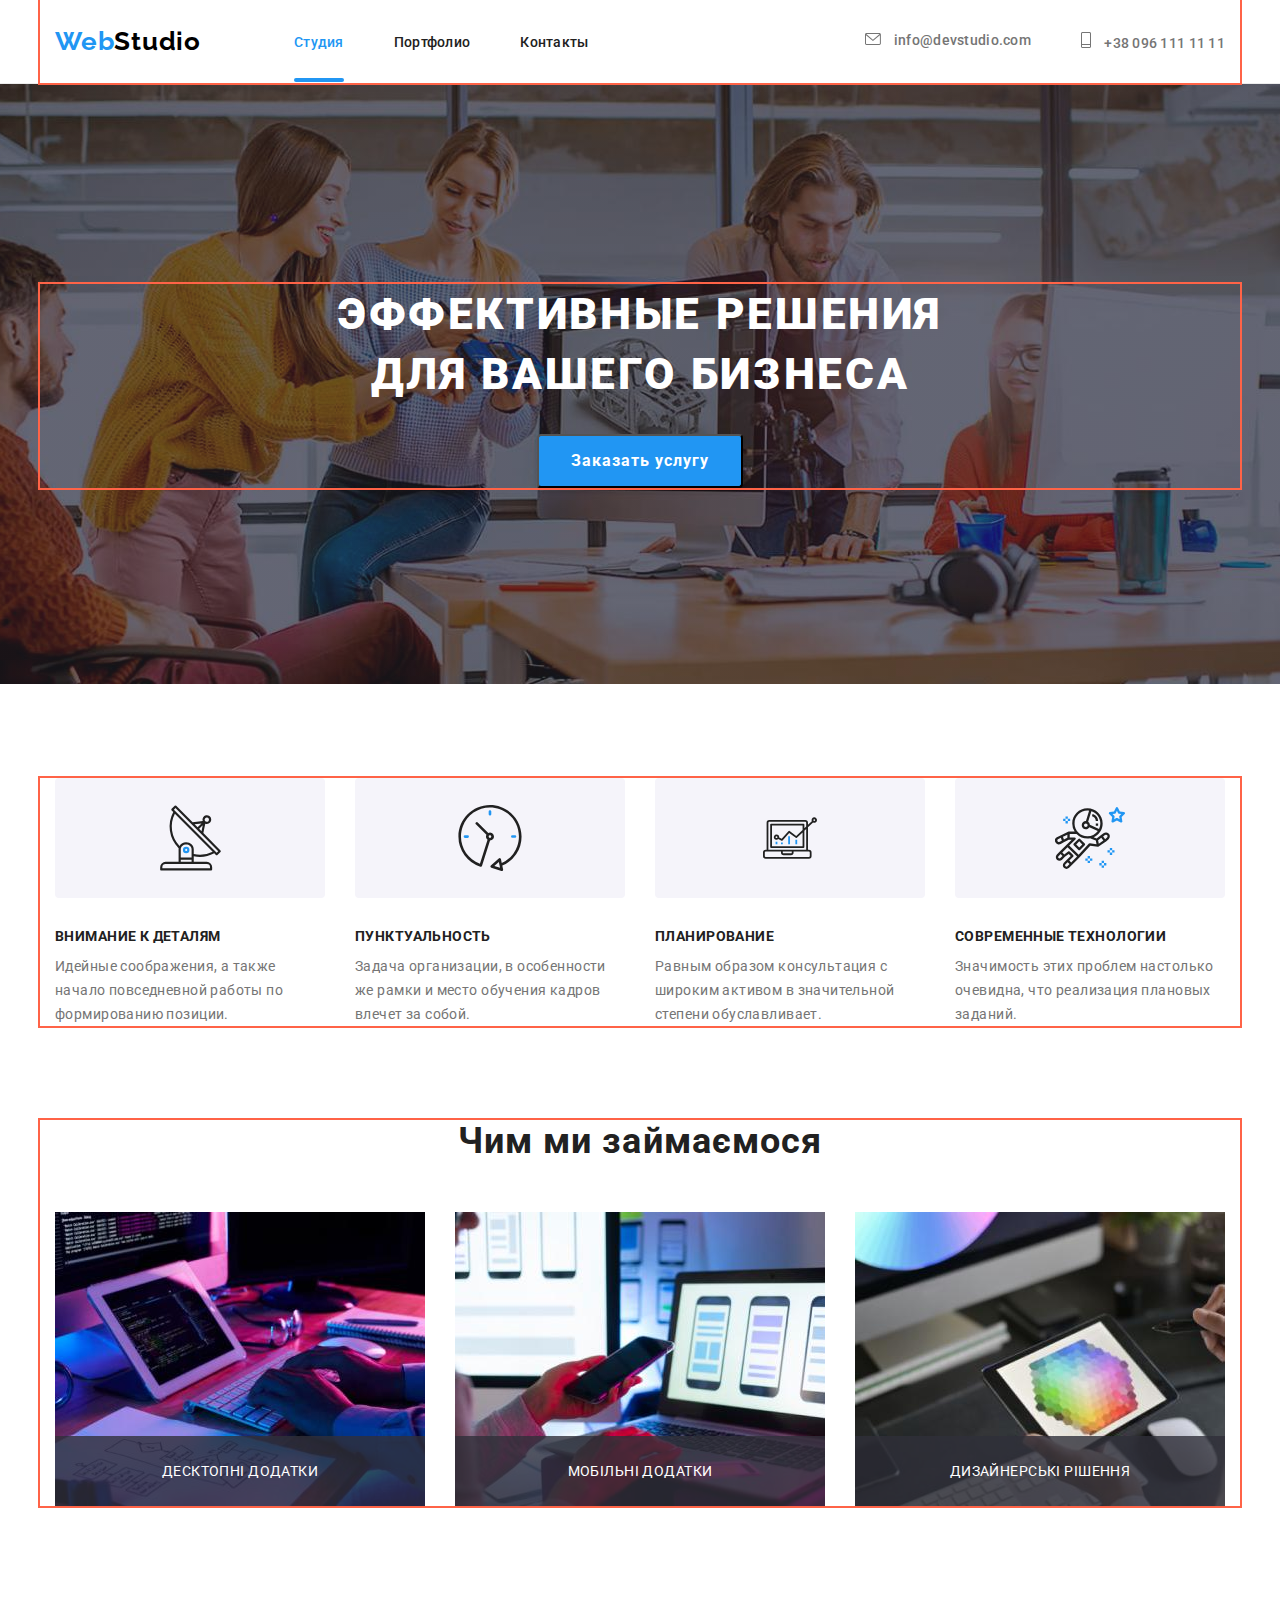
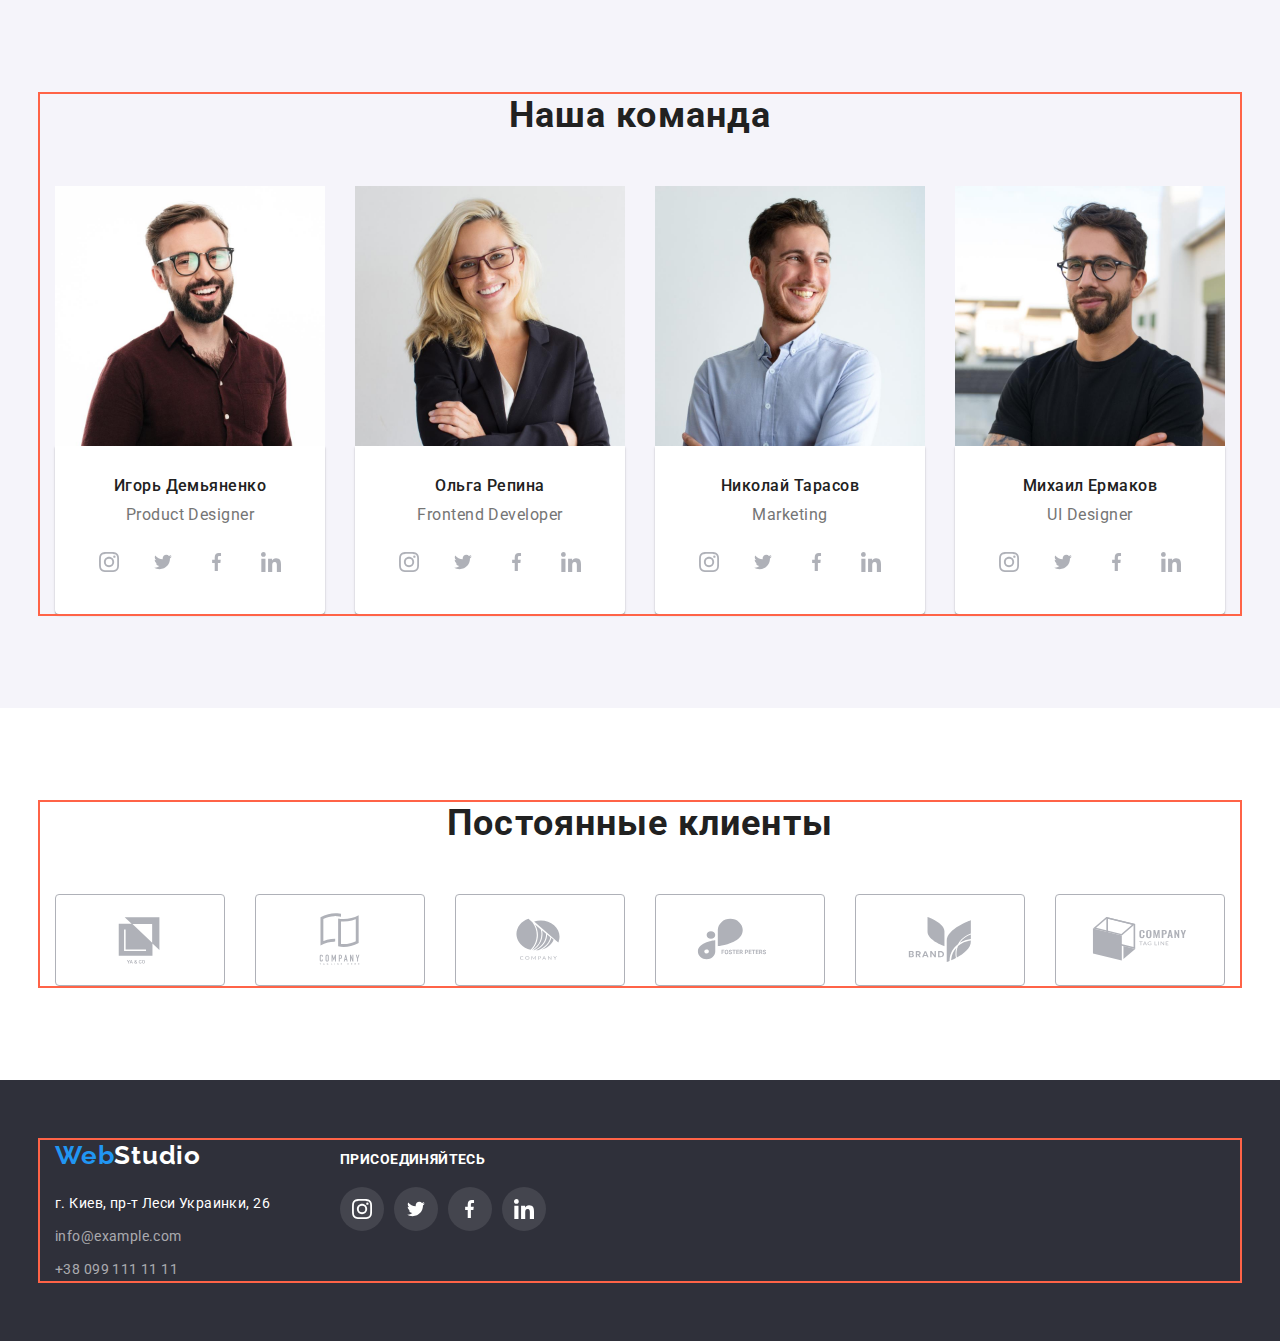
<file: index.html>
<!DOCTYPE html>
<html lang="ru">
<head>
    <meta charset="UTF-8">
    <meta http-equiv="X-UA-Compatible" content="IE=edge">
    <meta name="viewport" content="width=device-width, initial-scale=1.0">
    <title>Document</title>
    <link rel="preconnect" href="https://fonts.googleapis.com">
    <link rel="preconnect" href="https://fonts.gstatic.com" crossorigin>
    <link href="https://fonts.googleapis.com/css2?family=Raleway:wght@700&family=Roboto:wght@400;500;700;900&display=swap"
        rel="stylesheet">
            <!--Normalize  -->
    <link rel="stylesheet" href="https://cdnjs.cloudflare.com/ajax/libs/modern-normalize/1.1.0/modern-normalize.css"
        integrity="sha512-Y0MM+V6ymRKN2zStTqzQ227DWhhp4Mzdo6gnlRnuaNCbc+YN/ZH0sBCLTM4M0oSy9c9VKiCvd4Jk44aCLrNS5Q=="
        crossorigin="anonymous" referrerpolicy="no-referrer" />
    <link rel="stylesheet" href="./css/styles.css">
</head>
<body>
    <header>
        <div class="container header-container">
           

            <a href="/" class="logo" lang="en">Web<span class="logo-accent">Studio</span></a>
            
            <nav class="header-nav list">
                            
                <ul class="header-list list">
                    <li class="header-list-item"><a href="" class="header-link links header-link-current">Студия</a></li>
                    <li class="header-list-item"><a href="./portfolio.html" class="header-link links">Портфолио</a></li>
                    <li class="header-list-item"><a href="" class="header-link links">Контакты</a></li>
                </ul>
            </nav>
            
            <ul class="contacts-list list">
                <li class="contacts-item"><a href="emailto:info@devstudio.com"
                        class="contacts-link links contacts-link-envelope"> 
                        <svg class="icon-envelope" width="16" height="12">
                            <use href="./images/icons.svg#icon-envelope"></use>
                        </svg>
                        info@devstudio.com</a>
                </li>
                <li class="contacts-item"><a href="tel:+380961111111" class="contacts-link links contacts-link-phone">
                    <svg class="icon-phone" width="10" height="16">
                        <use href="./images/icons.svg#icon-phone"></use>
                    </svg>
                    +38 096 111 11 11</a></li>
            </ul>
        
        
        </div>
    
    </header>

   <main>
   
    <section class="decision-section section hero-section">
        <div class="container">
            <h1 class="decision-header">Эффективные решения для вашего бизнеса</h1>
            <button class="decision-btn" type="button" data-modal-open>Заказать услугу</button>
        </div>
    </section>
       
   <section class="features-section section">
    <div class="container">
        <h2 class="features-header">Наши особенности</h2>
        <ul class="features-list list">
            <li class="features-item">
                <div class="features-icons-item"><svg width="65" height="70">
                    <use href="./images/icons.svg#icon-antenna"></use>
                </svg></div>
                <h3 class="features-item-header">Внимание к деталям</h3>
                <p class="features-text">Идейные соображения, а также начало повседневной работы по формированию позиции.</p>
            
            </li>

            <li class="features-item">
                    <div class="features-icons-item"><svg width="66" height="70">
                        <use href="./images/icons.svg#icon-clock"></use>
                    </svg></div>
                    <h3 class="features-item-header">Пунктуальность</h3>
                    <p class="features-text">Задача организации, в особенности же рамки и место обучения кадров влечет за собой.</p>
            </li>

            <li class="features-item">
                    <div class="features-icons-item"><svg width="70" height="54">
                        <use href="./images/icons.svg#icon-diagram"></use>
                    </svg></div>
                    <h3 class="features-item-header">Планирование</h3>
                    <p class="features-text">Равным образом консультация с широким активом в значительной степени обуславливает.</p>
            </li>

            <li class="features-item">
                    <div class="features-icons-item"><svg width="70" height="70">
                        <use href="./images/icons.svg#icon-astronaut"></use>
                    </svg></div>
                    <h3 class="features-item-header">Современные технологии</h3>
                    <p class="features-text">Значимость этих проблем настолько очевидна, что реализация плановых заданий.</p>

            </li>
        </ul>
    </div>
   </section>

   <section class="do-section section">
    <div class="container">
        <h2 class="do-header">Чим ми займаємося</h2>
        <ul class="do-list list">
            <li class="do-item">
                <img src="./images/img.jpg" alt="Рабочий стол. Клавиатура и планшет." width="370">
                <div class="do-overlay">
                    <p class="do-text">Десктопні додатки</p>
                </div>
            </li>
            <li class="do-item">
                <img src="./images/img2.jpg" alt="Рабочий стол. Ноутбук и телефон." width="370">
                <div class="do-overlay">
                    <p class="do-text">Мобільні додатки</p>
                </div>
            </li>
            <li class="do-item">
                <img src="./images/img3.jpg" alt="Рабочий стол. Указка, клавиатура и планшет." width="370">
                <div class="do-overlay">
                    <p class="do-text">Дизайнерські рішення</p>
                </div>
            </li>
        </ul>
    </div>
    </section>

    <section class="team-section section">
    <div class="container">
        <h2 class="team-header">Наша команда</h2>
        <ul class="team-list list">
            <li class="team-item">
                <img class="team-photo" src="./images/img4.jpg" alt="работник 1" width="270">
                <div class="team-wrapper">
                <h3 class="team-header-name">Игорь Демьяненко</h3>
                <p class="team-text" lang="en">Product Designer</p>
                <ul class="team-list-icons list">
                    <li class="team-icons-item">
                        <a class="team-icons-link link" href="" target="_blank" rel="noopener noreferrer" aria-label="Instagram">
                        <svg class="team-icon" width="20" height="20">
                            <use href="./images/icons.svg#icon-instagram"></use>
                        </svg>
                        </a>
                    </li>
                    <li class="team-icons-item">
                        <a class="team-icons-link link" href="" target="_blank" rel="noopener noreferrer" aria-label="Twitter">
                        <svg class="team-icon" width="20" height="16">
                            <use href="./images/icons.svg#icon-twitter"></use>
                        </svg>
                        </a>
                    </li>
                    <li class="team-icons-item">
                        <a class="team-icons-link link" href="" target="_blank" rel="noopener noreferrer" aria-label="Facebook">
                        <svg class="team-icon" width="10" height="20">
                            <use href="./images/icons.svg#icon-facebook"></use>
                        </svg>
                        </a>
                    </li>
                    <li class="team-icons-item">
                        <a class="team-icons-link link" href="" target="_blank" rel="noopener noreferrer" aria-label="Linkedin">
                        <svg class="team-icon" width="20" height="20">
                            <use href="./images/icons.svg#icon-linkedin"></use>
                        </svg>
                        </a>
                    </li>
                </ul>
                </div>
            </li>

            <li class="team-item">
                <img class="team-photo" src="./images/img5.jpg" alt="работник 2" width="270">
                <div class="team-wrapper">
                <h3 class="team-header-name">Ольга Репина</h3>
                <p class="team-text" lang="en">Frontend Developer</p>
                                <ul class="team-list-icons list">
                                    <li class="team-icons-item">
                                        <a class="team-icons-link link" href="" target="_blank" rel="noopener noreferrer" aria-label="Instagram">
                                            <svg class="team-icon" width="20" height="20">
                                                <use href="./images/icons.svg#icon-instagram"></use>
                                            </svg>
                                        </a>
                                    </li>
                                    <li class="team-icons-item">
                                        <a class="team-icons-link link" href="" target="_blank" rel="noopener noreferrer" aria-label="Twitter">
                                            <svg class="team-icon" width="20" height="16">
                                                <use href="./images/icons.svg#icon-twitter"></use>
                                            </svg>
                                        </a>
                                    </li>
                                    <li class="team-icons-item">
                                        <a class="team-icons-link link" href="" target="_blank" rel="noopener noreferrer" aria-label="Facebook">
                                            <svg class="team-icon" width="10" height="20">
                                                <use href="./images/icons.svg#icon-facebook"></use>
                                            </svg>
                                        </a>
                                    </li>
                                    <li class="team-icons-item">
                                        <a class="team-icons-link link" href="" target="_blank" rel="noopener noreferrer" aria-label="Linkedin">
                                            <svg class="team-icon" width="20" height="20">
                                                <use href="./images/icons.svg#icon-linkedin"></use>
                                            </svg>
                                        </a>
                                    </li>
                                </ul>
                </div>
            </li>

            <li class="team-item">
                <img class="team-photo" src="./images/img6.jpg" alt="работник 3" width="270">
                <div class="team-wrapper">
                <h3 class="team-header-name">Николай Тарасов</h3>
                <p class="team-text" lang="en">Marketing</p>
                                <ul class="team-list-icons list">
                                    <li class="team-icons-item">
                                        <a class="team-icons-link link" href="" target="_blank" rel="noopener noreferrer" aria-label="Instagram">
                                            <svg class="team-icon" width="20" height="20">
                                                <use href="./images/icons.svg#icon-instagram"></use>
                                            </svg>
                                        </a>
                                    </li>
                                    <li class="team-icons-item">
                                        <a class="team-icons-link link" href="" target="_blank" rel="noopener noreferrer" aria-label="Twitter">
                                            <svg class="team-icon" width="20" height="16">
                                                <use href="./images/icons.svg#icon-twitter"></use>
                                            </svg>
                                        </a>
                                    </li>
                                    <li class="team-icons-item">
                                        <a class="team-icons-link link" href="" target="_blank" rel="noopener noreferrer" aria-label="Facebook">
                                            <svg class="team-icon" width="10" height="20">
                                                <use href="./images/icons.svg#icon-facebook"></use>
                                            </svg>
                                        </a>
                                    </li>
                                    <li class="team-icons-item">
                                        <a class="team-icons-link link" href="" target="_blank" rel="noopener noreferrer" aria-label="Linkedin">
                                            <svg class="team-icon" width="20" height="20">
                                                <use href="./images/icons.svg#icon-linkedin"></use>
                                            </svg>
                                        </a>
                                    </li>
                                </ul>
                </div>
            </li>

            <li class="team-item">
                <img class="team-photo" src="./images/img7.jpg" alt="работник 4" width="270">
                <div class="team-wrapper">
                <h3 class="team-header-name">Михаил Ермаков</h3>
                <p class="team-text" lang="en">UI Designer</p>
                                <ul class="team-list-icons list">
                                    <li class="team-icons-item">
                                        <a class="team-icons-link link" href="" target="_blank" rel="noopener noreferrer" aria-label="Instagram">
                                            <svg class="team-icon" width="20" height="20">
                                                <use href="./images/icons.svg#icon-instagram"></use>
                                            </svg>
                                        </a>
                                    </li>
                                    <li class="team-icons-item">
                                        <a class="team-icons-link link" href="" target="_blank" rel="noopener noreferrer" aria-label="Twitter">
                                            <svg class="team-icon" width="20" height="16">
                                                <use href="./images/icons.svg#icon-twitter"></use>
                                            </svg>
                                        </a>
                                    </li>
                                    <li class="team-icons-item">
                                        <a class="team-icons-link link" href="" target="_blank" rel="noopener noreferrer" aria-label="Facebook">
                                            <svg class="team-icon" width="10" height="20">
                                                <use href="./images/icons.svg#icon-facebook"></use>
                                            </svg>
                                        </a>
                                    </li>
                                    <li class="team-icons-item">
                                        <a class="team-icons-link link" href="" target="_blank" rel="noopener noreferrer" aria-label="Linkedin">
                                            <svg class="team-icon" width="20" height="20">
                                                <use href="./images/icons.svg#icon-linkedin"></use>
                                            </svg>
                                        </a>
                                    </li>
                                </ul>
                </div>
            </li>
        </ul>
    </div>
    </section>
    <section class="clients-section section">
        <div class="container">
            <h2 class="clients-header">Постоянные клиенты</h2>
            <ul class="clients-list-icons list">
            <li class="clients-icons-item">
                <a class="clients-icons-link link" href="" target="_blank" rel="noopener noreferrer" aria-label="First client">
                    <svg class="clients-icon" width="106" height="60">
                        <use href="./images/icons.svg#icon-Logo"></use>
                    </svg>
                </a>
            </li>
            <li class="clients-icons-item">
                <a class="clients-icons-link link" href="" target="_blank" rel="noopener noreferrer" aria-label="Second client">
                    <svg class="clients-icon" width="106" height="60">
                        <use href="./images/icons.svg#icon-Logo-1"></use>
                    </svg>
                </a>
            </li>
            <li class="clients-icons-item">
                <a class="clients-icons-link link" href="" target="_blank" rel="noopener noreferrer" aria-label="Third client">
                    <svg class="clients-icon" width="106" height="60">Client
                        <use href="./images/icons.svg#icon-Logo-2"></use>
                    </svg>
                </a>
            </li>
            <li class="clients-icons-item">
                <a class="clients-icons-link link" href="" target="_blank" rel="noopener noreferrer" aria-label="Fourth client">
                    <svg class="clients-icon" width="106" height="60">
                        <use href="./images/icons.svg#icon-Logo-5"></use>
                    </svg>
                </a>
            </li>
             <li class="clients-icons-item">
                <a class="clients-icons-link link" href="" target="_blank" rel="noopener noreferrer" aria-label="Fourth client">
                    <svg class="clients-icon" width="106" height="60">
                        <use href="./images/icons.svg#icon-Logo-3"></use>
                    </svg>
                </a>
            </li>
            <li class="clients-icons-item">
                <a class="clients-icons-link link" href="" target="_blank" rel="noopener noreferrer" aria-label="Fourth client">
                    <svg class="clients-icon" width="106" height="60">
                        <use href="./images/icons.svg#icon-Logo-4"></use>
                    </svg>
                </a>
            </li>
            </ul>
        </div>
    </section>

    </main>

    <footer>
        <div class="container">
        <div class="footer-content">
        <div class="last-section">
            <a href="/" class="logo last-section-logo" lang="en">Web<span class="logo-accent-last">Studio</span></a>
            <address class="address">
                <p class="address-text">г. Киев, пр-т Леси Украинки, 26</p>
                <ul class="address-list list">
            
                    <li class="address-item">
                        <a href="malito:info@example.com" class="address-link links">info@example.com</a>
                    </li>
            
                    <li class="address-item">
                        <a href="tel:+380991111111" class="address-link links">+38 099 111 11 11</a>
                    </li>
                </ul>
            </address>
                
        </div>
        <div class="contact-us">
            <h3 class="contact-us-header">ПРИСОЕДИНЯЙТЕСЬ</h3>
            <ul class="contact-us-list list">
                <li class="contact-us-item">
                    <a class="contact-us-link link" href="" target="_blank" rel="noopener noreferrer" aria-label="Instagram">
                        <svg class="contact-us-icon" width="20" height="20">
                            <use href="./images/icons.svg#icon-instagram"></use>
                        </svg>
                    </a>
                </li>
                <li class="contact-us-item">
                    <a class="contact-us-link link" href="" target="_blank" rel="noopener noreferrer" aria-label="Twitter">
                        <svg class="contact-us-icon" width="20" height="16">
                            <use href="./images/icons.svg#icon-twitter"></use>
                        </svg>
                    </a>
                </li>
                <li class="contact-us-item">
                    <a class="contact-us-link link" href="" target="_blank" rel="noopener noreferrer" aria-label="Facebook">
                        <svg class="contact-us-icon" width="10" height="20">
                            <use href="./images/icons.svg#icon-facebook"></use>
                        </svg>
                    </a>
                </li>
                <li class="contact-us-item">
                    <a class="contact-us-link link" href="" target="_blank" rel="noopener noreferrer" aria-label="Linkedin">
                        <svg class="contact-us-icon" width="20" height="20">
                            <use href="./images/icons.svg#icon-linkedin"></use>
                        </svg>
                    </a>
                </li>
            </ul>
        </div>
        </div>
        </div>
    </footer>
    <!-- Modal -->
    <div class="backdrop is-hidden" data-modal>
        <div class="modal">
            <button class="modal-close-btn" data-modal-close>
                <svg class="modal-close-icon" width="11"  height="11">
                    <use href="./images/icons.svg#icon-Vector"></use>
                </svg>
            </button>
        </div>

    </div>
    <script src="./js/modal.js"></script>
</body>
</html>
</file>
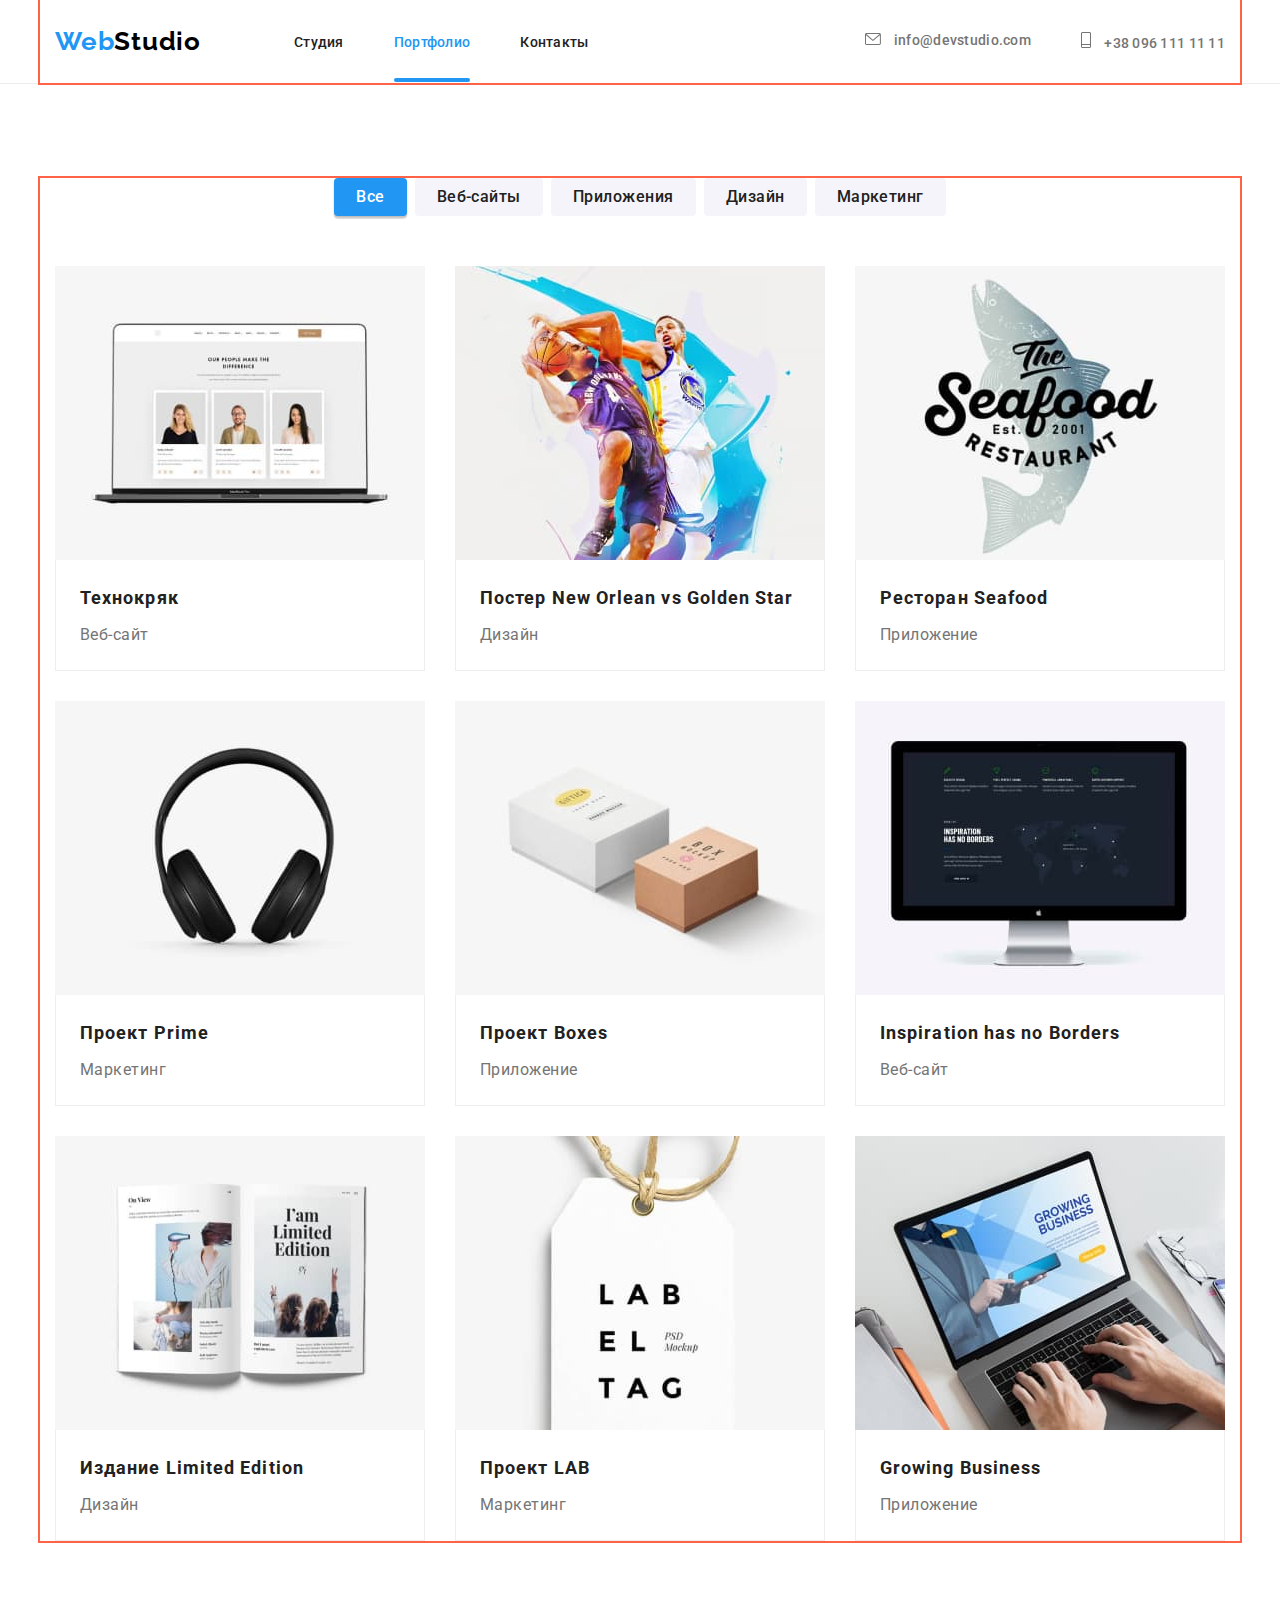
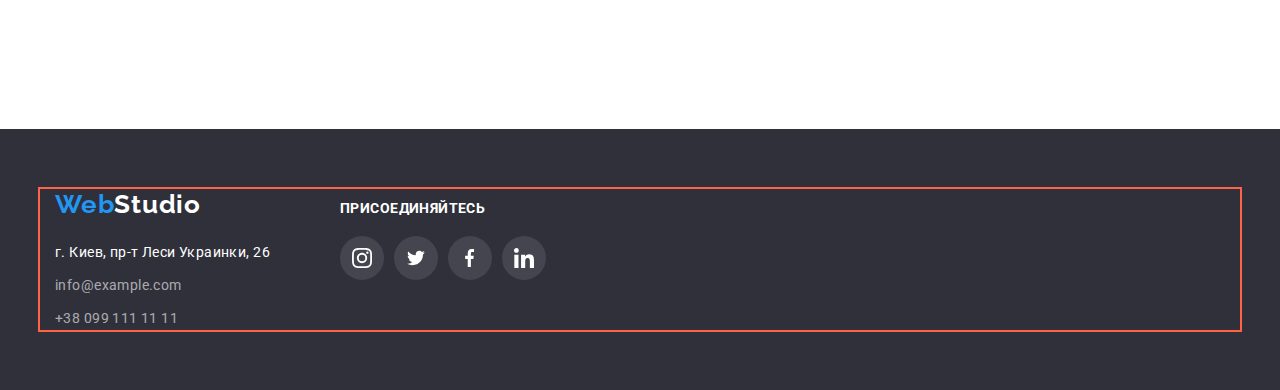
<file: portfolio.html>
<!DOCTYPE html>
<html lang="ru">
<head>
    <meta charset="UTF-8">
    <meta http-equiv="X-UA-Compatible" content="IE=edge">
    <meta name="viewport" content="width=device-width, initial-scale=1.0">
    <title>Document</title>
    <link rel="preconnect" href="https://fonts.googleapis.com">
    <link rel="preconnect" href="https://fonts.gstatic.com" crossorigin>
    <link href="https://fonts.googleapis.com/css2?family=Raleway:wght@700&family=Roboto:wght@400;500;700;900&display=swap"
        rel="stylesheet">
    <!--Normalize  -->
    <link rel="stylesheet" href="https://cdnjs.cloudflare.com/ajax/libs/modern-normalize/1.1.0/modern-normalize.css"
        integrity="sha512-Y0MM+V6ymRKN2zStTqzQ227DWhhp4Mzdo6gnlRnuaNCbc+YN/ZH0sBCLTM4M0oSy9c9VKiCvd4Jk44aCLrNS5Q=="
        crossorigin="anonymous" referrerpolicy="no-referrer" />
    <link rel="stylesheet" href="./css/styles.css">
</head>

<body>
    <header>
        <div class="container header-container">
        
            <a href="/" class="logo" lang="en">Web<span class="logo-accent">Studio</span></a>
        
            <nav class="header-nav list">
        
                <ul class="header-list list">
                    <li class="header-list-item"><a href="./index.html" class="header-link links">Студия</a></li>
                    <li class="header-list-item"><a href="./portfolio.html" class="header-link links header-link-current">Портфолио</a></li>
                    <li class="header-list-item"><a href="" class="header-link links">Контакты</a></li>
                </ul>
            </nav>
        
            <ul class="contacts-list list">
                <li class="contacts-item"><a href="emailto:info@devstudio.com"
                        class="contacts-link links contacts-link-envelope">
                        <svg class="icon-envelope" width="16" height="12">
                            <use href="./images/icons.svg#icon-envelope"></use>
                        </svg>
                        info@devstudio.com</a>
                </li>
                <li class="contacts-item"><a href="tel:+380961111111" class="contacts-link links contacts-link-phone">
                        <svg class="icon-phone" width="10" height="16">
                            <use href="./images/icons.svg#icon-phone"></use>
                        </svg>
                        +38 096 111 11 11</a></li>
            </ul>
        
        
        </div>
        
    </header>

    <main>
        <section class="section">
        <div class="container">
            <h1 class="portfolio-header">Портфолио веб-сайта</h1>
            
            <ul class="portfolio-list list">
                <li class="portfolio-nav-item"><button class="portfolio-btn btn-mode-blue" type="button">Все</button></li>
                <li class="portfolio-nav-item"><button class="portfolio-btn btn-mode-grey" type="button">Веб-сайты</button></li>
                <li class="portfolio-nav-item"><button class="portfolio-btn btn-mode-grey" type="button">Приложения</button></li>
                <li class="portfolio-nav-item"><button class="portfolio-btn btn-mode-grey" type="button">Дизайн</button></li>
                <li class="portfolio-nav-item"><button class="portfolio-btn btn-mode-grey" type="button">Маркетинг</button></li>
            </ul>
        
        
            <ul class="all-list list">
                <li class="all-list-item">
                    <a class="all-list-link link"
                    href="">
                    <div class="work-thumb">
                    <div class="overlay">
                        <p class="overlay-text">Ресурс пропонує комплексні пропозиції з різним рівнем функціоналу та сервісів. Все це
                            дозволить відвідувачу отримати
                            вичерпні відомості про компанію чи приватну особу.</p>
                    </div>
                    <img src="./images/photo.jpg" alt="Три человека" width="370" class="photo-list-product">
                    </div>
                    <div class="all-list-wrapper">
                    <h2 class="all-list-header">Технокряк</h2>
                    <p class="all-list-text">Веб-сайт</p>
                    </div>
                    </a>
                </li>
                <li class="all-list-item">
                    <a class="all-list-link link" href="">
                    <div class="work-thumb">
                        <div class="overlay">
                            <p class="overlay-text">Ресурс пропонує комплексні пропозиції з різним рівнем функціоналу та сервісів. Все це
                                дозволить відвідувачу отримати
                                вичерпні відомості про компанію чи приватну особу.</p>
                        </div>
                    <img src="./images/photo2.jpg" alt="Баскетболисты" width="370" class="photo-list-product">
                    </div>
                    <div class="all-list-wrapper">
                    <h2 class="all-list-header">Постер New Orlean vs Golden Star</h2>
                    <p class="all-list-text">Дизайн</p>
                    </div>
                    </a>
                </li>
                <li class="all-list-item">
                    <a class="all-list-link link" href="">
                    <div class="work-thumb">
                        <div class="overlay">
                            <p class="overlay-text">Ресурс пропонує комплексні пропозиції з різним рівнем функціоналу та сервісів. Все це
                                дозволить відвідувачу отримати
                                вичерпні відомості про компанію чи приватну особу.</p>
                        </div>
                    <img src="./images/photo3.jpg" alt="Логотип ресторана" width="370" class="photo-list-product">
                    </div>
                    <div class="all-list-wrapper">
                    <h2 class="all-list-header">Ресторан Seafood</h2>
                    <p class="all-list-text">Приложение</p>
                    </div>
                    </a>
                </li>
                <li class="all-list-item">
                    <a class="all-list-link link" href="">
                    <div class="work-thumb">
                        <div class="overlay">
                            <p class="overlay-text">Ресурс пропонує комплексні пропозиції з різним рівнем функціоналу та сервісів. Все це
                                дозволить відвідувачу отримати
                                вичерпні відомості про компанію чи приватну особу.</p>
                        </div>
                    <img src="./images/photo4.jpg" alt="Наушники" width="370" class="photo-list-product">
                    </div>
                    <div class="all-list-wrapper">
                    <h2 class="all-list-header">Проект Prime</h2>
                    <p class="all-list-text">Маркетинг</p>
                    </div>
                    </a>
                </li>
                <li class="all-list-item">
                    <a class="all-list-link link" href="">
                    <div class="work-thumb">
                        <div class="overlay">
                            <p class="overlay-text">Ресурс пропонує комплексні пропозиції з різним рівнем функціоналу та сервісів. Все це
                                    дозволить відвідувачу отримати
                                    вичерпні відомості про компанію чи приватну особу.</p>
                        </div>
                    <img src="./images/photo5.jpg" alt="Две коробки" width="370" class="photo-list-product">
                    </div>
                    <div class="all-list-wrapper">
                    <h2 class="all-list-header">Проект Boxes</h2>
                    <p class="all-list-text">Приложение</p>
                    </div>
                    </a>
                </li>
                <li class="all-list-item">
                    <a class="all-list-link link" href="">
                    <div class="work-thumb">
                        <div class="overlay">
                            <p class="overlay-text">Ресурс пропонує комплексні пропозиції з різним рівнем функціоналу та сервісів. Все це
                                дозволить відвідувачу отримати
                                вичерпні відомості про компанію чи приватну особу.</p>
                        </div>
                    <img src="./images/photo6.jpg" alt="Монитор" width="370">
                    </div>
                    <div class="all-list-wrapper">
                    <h2 class="all-list-header">Inspiration has no Borders</h2>
                    <p class="all-list-text">Веб-сайт</p>
                    </div>
                    </a>
                </li>
                <li class="all-list-item">
                    <a class="all-list-link link" href="">
                    <div class="work-thumb">
                        <div class="overlay">
                            <p class="overlay-text">Ресурс пропонує комплексні пропозиції з різним рівнем функціоналу та сервісів. Все це
                                    дозволить відвідувачу отримати
                                    вичерпні відомості про компанію чи приватну особу.</p>
                        </div>
                    <img src="./images/photo7.jpg" alt="Книжка" width="370" class="photo-list-product">
                    </div>
                    <div class="all-list-wrapper">
                    <h2 class="all-list-header">Издание Limited Edition</h2>
                    <p class="all-list-text">Дизайн</p>
                    </div>
                    </a>
                </li>
                <li class="all-list-item">
                    <a class="all-list-link link" href="">
                    <div class="work-thumb">
                        <div class="overlay">
                            <p class="overlay-text">Ресурс пропонує комплексні пропозиції з різним рівнем функціоналу та сервісів. Все це
                                    дозволить відвідувачу отримати
                                    вичерпні відомості про компанію чи приватну особу.</p>
                        </div>
                    <img src="./images/photo8.jpg" alt="Бирка" width="370" class="photo-list-product">
                    </div>
                    <div class="all-list-wrapper">
                    <h2 class="all-list-header">Проект LAB</h2>
                    <p class="all-list-text">Маркетинг</p>
                    </div>
                    </a>
                </li>
                <li class="all-list-item">
                    <a class="all-list-link link" href="">
                    <div class="work-thumb">
                        <div class="overlay">
                            <p class="overlay-text">Ресурс пропонує комплексні пропозиції з різним рівнем функціоналу та сервісів. Все це
                                дозволить відвідувачу отримати
                                вичерпні відомості про компанію чи приватну особу.</p>
                        </div>
                    <img src="./images/photo9.jpg" alt="Ноутбук" width="370" class="photo-list-product">
                    </div>
                    <div class="all-list-wrapper">
                    <h2 class="all-list-header" lang="en">Growing Business</h2>
                    <p class="all-list-text">Приложение</p>
                    </div>
                    </a>
                </li>
            </ul>
        </div>
        </section>
       
    </main>

    <footer>
        <div class="container">
            <div class="footer-content">
                <div class="last-section">
                    <a href="/" class="logo last-section-logo" lang="en">Web<span class="logo-accent-last">Studio</span></a>
                    <address class="address">
                        <p class="address-text">г. Киев, пр-т Леси Украинки, 26</p>
                        <ul class="address-list list">
    
                            <li class="address-item">
                                <a href="malito:info@example.com" class="address-link links">info@example.com</a>
                            </li>
    
                            <li class="address-item">
                                <a href="tel:+380991111111" class="address-link links">+38 099 111 11 11</a>
                            </li>
                        </ul>
                    </address>
    
                </div>
                <div class="contact-us">
                    <h3 class="contact-us-header">ПРИСОЕДИНЯЙТЕСЬ</h3>
                    <ul class="contact-us-list list">
                        <li class="contact-us-item">
                            <a class="contact-us-link link" href="" target="_blank" rel="noopener noreferrer"
                                aria-label="Instagram">
                                <svg class="contact-us-icon" width="20" height="20">
                                    <use href="./images/icons.svg#icon-instagram"></use>
                                </svg>
                            </a>
                        </li>
                        <li class="contact-us-item">
                            <a class="contact-us-link link" href="" target="_blank" rel="noopener noreferrer"
                                aria-label="Twitter">
                                <svg class="contact-us-icon" width="20" height="16">
                                    <use href="./images/icons.svg#icon-twitter"></use>
                                </svg>
                            </a>
                        </li>
                        <li class="contact-us-item">
                            <a class="contact-us-link link" href="" target="_blank" rel="noopener noreferrer"
                                aria-label="Facebook">
                                <svg class="contact-us-icon" width="10" height="20">
                                    <use href="./images/icons.svg#icon-facebook"></use>
                                </svg>
                            </a>
                        </li>
                        <li class="contact-us-item">
                            <a class="contact-us-link link" href="" target="_blank" rel="noopener noreferrer"
                                aria-label="Linkedin">
                                <svg class="contact-us-icon" width="20" height="20">
                                    <use href="./images/icons.svg#icon-linkedin"></use>
                                </svg>
                            </a>
                        </li>
                    </ul>
                </div>
            </div>
        </div>
    </footer>
</body>

</html>
</file>
<file: css/styles.css>
:root {
/* fonts */
--main-font : 'Roboto';
--logo-font : 'Raleway';

/* text colors */
--main-text-color : #212121;
--secondary-text-color : #FFFFFF;
---other-color : #757575;
--active-text-color : #2196F3;

/* bg colors */
--dark-bg-color : #2F303A;
--light-bg-color : #F5F4FA;

}
/* reset styles */
h1,
h2,
h3,
h5,
h6,
p {
margin: 0;
}
.list {
    list-style: none;
    padding: 0;
    margin: 0;
}
.links {
    text-decoration: none;
    color: currentColor;
}


body {
    font-family: var(--main-font);
    color: var(--main-text-color);
}

.container {
width: 1200px;
padding-left: 15px;
padding-right: 15px;
margin-left: auto;
margin-right: auto;

outline: 2px solid tomato;
}

/* HEADER */
header {
    border-bottom: 1px solid #ECECEC;
}
.header-container {
    display: flex;
    align-items: center;
}

.header-list {
    display: flex;
    gap: 50px;
}

.logo {
    font-family: var(--logo-font);
    list-style: none;
    text-decoration: none;
    color: var(--active-text-color);
    font-weight: 700;
    font-size: 26px;
    line-height: calc(31 / 26);
    letter-spacing: 0.03em;
    margin-right: 93px;
}
.logo-accent {
    color: #000000;
}
.logo-accent-last {
    color: var(--secondary-text-color);
}

.header-link {
    font-weight: 500;
    font-size: 14px;
    line-height: calc(16 /14);
    letter-spacing: 0.02em;
    display: block;
    padding-top: 32px;
    padding-bottom: 32px;

    transition-property: color;
    transition-duration: 250ms;
    transition-timing-function: cubic-bezier(0.4, 0, 0.2, 1);
    transition-delay: 0s;
}
.header-link:hover,
.header-link:focus {
    color: var(--active-text-color);
}
.header-link-current {
    color: var(--active-text-color);
    position: relative;
}
.header-link-current::after {
    content: '';
    position: absolute;
    bottom: 0;
    left: 0;

    display: block;
    width: 100%;
    height: 4px;

    background: var(--active-text-color);
    border-radius: 2px;
}
.contacts-list {
    display: flex;
    margin-left: auto;
}
.contacts-item:not(:last-child) {
margin-right: 50px;
}
.contacts-link {
    font-weight: 500;
    font-size: 14px;
    line-height: calc(16 / 14);
    letter-spacing: 0.02em;
    color: var(---other-color);
    display: block;
    padding-top: 32px;
    padding-bottom: 32px;

    transition-property: color;
    transition-duration: 250ms;
    transition-timing-function: cubic-bezier(0.4, 0, 0.2, 1);
    transition-delay: 0s;
    
}
.contacts-link:hover,
.contacts-link:focus {
    color: var(--active-text-color);
}


/* MAIN HTML */
/* 1 section */
.section {
    padding-top: 94px;
    padding-bottom: 94px;
}
.hero-section {
    background-image: linear-gradient(to right,
    rgba(47, 48, 58, 0.4),
    rgba(47, 48, 58, 0.4)),
    url(../images/teammain.jpg);
        background-position: center;
        background-repeat: no-repeat;
        background-size: cover;
        max-width: 1600px;
        height: 600px;
        margin-left: auto;
        margin-right: auto;
        background-color: var(--dark-bg-color);
}
.decision-section {
    text-align: center;
    padding-top: 200px;
    padding-bottom: 200px;
}
.decision-header {
    font-weight: 900;
    font-size: 44px;
    line-height: calc(60 / 44);
    letter-spacing: 0.06em;
    text-transform: uppercase;
    color: var(--secondary-text-color);
    margin-bottom: 30px;
    width: 696px;
    margin-left: auto;
    margin-right: auto;
}
.decision-btn {
    min-width: 200px;
    min-height: 50px;
    padding: 10px 32px;
    font-family: inherit;
    font-weight: 700;
    font-size: 16px;
    line-height: calc(30 / 16);
    letter-spacing: 0.06em;
    color: var(--secondary-text-color);
    cursor: pointer;
    background-color: var(--active-text-color);
    box-shadow: 0px 4px 4px rgba(0, 0, 0, 0.15);
    border-radius: 4px;

    transition-property: color, background-color;
    transition-duration: 250ms;
    transition-timing-function: cubic-bezier(0.4, 0, 0.2, 1);
    transition-delay: 0s;
}
.decision-btn:hover,
.decision-btn:focus {
    color: var(--secondary-text-color);
    background-color: var(--active-text-color);
}

/* 2 section */
.features-header {
    position: absolute;
    width: 1px;
    height: 1px;
    margin: -1px;
    border: 0;
    padding: 0;
    white-space: nowrap;
    clip-path: inset(100%);
    clip: rect(0 0 0 0);
    overflow: hidden;
}
.features-list {
    display: flex;
    gap: 30px;
}
.features-item {
    width: 270px;
}
.features-item-header {
    font-weight: 700;
    font-size: 14px;
    line-height: calc(16 / 14);
    letter-spacing: 0.03em;
    text-transform: uppercase;
    margin-bottom: 10px;
}
.features-text {
    font-size: 14px;
    line-height: calc(24 / 14);
    letter-spacing: 0.03em;
    color: var(---other-color);
}
/* 3 section */
.do-section {
    padding-top: 0;
}
.do-header {
    font-weight: 700;
    font-size: 36px;
    line-height: calc(42 / 36);
    text-align: center;
    letter-spacing: 0.03em;
    margin-bottom: 50px;
}
.do-list {
    display: flex;
    gap: 30px;
}
.do-item {
    position: relative;
}
.do-overlay {
    width: 370px;
    height: 70px;
    background: rgba(47, 48, 58, 0.8);
    position: absolute;
    left: 0;
    bottom: 0;
    display: flex;
    justify-content: center;
    align-items: center;
}
.do-text {
    font-family: var(--main-font);
    font-size: 14px;
    text-align: center;
    letter-spacing: 0.03em;
    text-transform: uppercase;
    color: #FFFFFF;
}
/* 4 section */
.team-section {
    background-color: #F5F4FA;
}
.team-header {
    font-weight: 700;
    font-size: 36px;
    line-height: calc(42 / 36);
    text-align: center;
    letter-spacing: 0.03em;
    margin-bottom: 50px;
}
.team-list {
    display: flex;
    flex-wrap: wrap;
    gap: 30px;
}
.team-item {
    text-align: center;
    background: #FFFFFF;
}
.team-wrapper {
    padding-top: 30px;
    padding-bottom: 30px;
    padding-left: 5px;
    padding-right: 5px;
    box-shadow: 0px 1px 3px rgba(0, 0, 0, 0.12), 0px 1px 1px rgba(0, 0, 0, 0.14), 0px 2px 1px rgba(0, 0, 0, 0.2);
    border-radius: 0px 0px 4px 4px;
    border-top: none;
}
img {
display: block;
}
.team-header-name {
    font-weight: 500;
    font-size: 16px;
    line-height: calc(19 / 16);
    letter-spacing: 0.03em;
    margin-bottom: 10px;
}
.team-text {
    line-height: calc(19 / 16);
    letter-spacing: 0.03em;
    color: var(---other-color);
    margin-bottom: 16px;
}
/* 5 section */
.clients-header {
    font-family: 'Roboto';
    font-style: normal;
    font-weight: 700;
    font-size: 36px;
    line-height: 42px;
    text-align: center;
    letter-spacing: 0.03em;
    color: #212121;
    margin-bottom: 50px;
}

/* footer */
footer {
    padding-top: 60px;
    padding-bottom: 60px;
    background-color: var(--dark-bg-color);
}

.last-section-logo {
    margin-right: 0;
    display: block;
    margin-bottom: 20px;
}
.address-text {
    font-style: normal;
    font-size: 14px;
    line-height: calc(24 / 14);
    letter-spacing: 0.03em;
    color: var(--secondary-text-color);
    display: block;
    margin-bottom: 9px;
}
.address-item:not(:last-child) {
    margin-bottom: 9px;
}
.address-link {
    font-style: normal;
    font-size: 14px;
    line-height: calc(24 / 14);
    letter-spacing: 0.03em;
    color: rgba(255, 255, 255, 0.6);

    transition-property: color;
    transition-duration: 250ms;
    transition-timing-function: cubic-bezier(0.4, 0, 0.2, 1);
    transition-delay: 0s;
}
.address-link:hover,
.address-link:focus {
    color: var(--active-text-color);
}
.contact-us-header {
    font-family: 'Roboto';
    font-style: normal;
    font-weight: 700;
    font-size: 14px;
    line-height: 16px;
    letter-spacing: 0.03em;
    text-transform: uppercase;
    color: #FFFFFF;
    margin-bottom: 20px;
    display: block;
}
.contact-us-list {
    display: flex;
    align-items: center;
    justify-content: center;
    gap: 10px;
}
.footer-content {
    display: flex;
    align-items: baseline;
    gap: 70px;
}
.address {
    display: flex;
    flex-direction: column;
}
.contact-us-list {
    display: flex;
}

/* PORTFOLIO PAGE */
.portfolio-header {
position: absolute;
width: 1px;
height: 1px;
margin: -1px;
border: 0;
padding: 0;
white-space: nowrap;
clip-path: inset(100%);
clip: rect(0 0 0 0);
overflow: hidden;
}
.portfolio-list {
    display: flex;
    gap: 8px;
    justify-content: center;
    margin-bottom: 50px;
}
.portfolio-btn {
font-family: inherit;
font-weight: 500;
font-size: 16px;
line-height: calc(26 / 16);
text-align: center;
letter-spacing: 0.03em;
cursor: pointer;
background-color: transparent;
display: inline-block;
padding: 6px 22px;

transition-property: color, background-color, box-shadow;
transition-duration: 250ms;
transition-timing-function: cubic-bezier(0.4, 0, 0.2, 1);
transition-delay: 0s;
}
.portfolio-btn:hover,
.portfolio-btn:focus {
    background-color: var(--active-text-color);
    color: var(--secondary-text-color);
    box-shadow: 0px 3px 1px rgba(0, 0, 0, 0.1),
        0px 1px 2px rgba(0, 0, 0, 0.08),
        0px 2px 2px rgba(0, 0, 0, 0.12);
}
.btn-mode-blue {
    color: var(--secondary-text-color);
    background-color: var(--active-text-color);
    box-shadow: 0px 3px 1px rgba(0, 0, 0, 0.1), 0px 1px 2px rgba(0, 0, 0, 0.08), 0px 2px 2px rgba(0, 0, 0, 0.12);
    border-radius: 4px;
    border: 0px;
}

.btn-mode-grey {
    color: var(--main-text-color);
    background-color: #F5F4FA;
    border-radius: 4px;
    border: 0px;
}
.all-list {
    display: flex;
    flex-wrap: wrap;
    gap: 30px;
    margin-bottom: 94px;
}
.all-list-item {
    width: 370px;
}
.all-list-item:nth-last-child(-n + 3) {
    margin-bottom: 0;
}
.all-list-link {
    display: block;
    text-decoration: none;

    transition-property: box-shadow;
    transition-duration: 250ms;
    transition-timing-function: cubic-bezier(0.4, 0, 0.2, 1);
    transition-delay: 0s;
}
.all-list-link:hover,
.all-list-link:focus {
    box-shadow: 0px 1px 1px rgba(0, 0, 0, 0.12), 0px 4px 4px rgba(0, 0, 0, 0.06), 1px 4px 6px rgba(0, 0, 0, 0.16);
}
.all-list-wrapper {
    padding-top: 20px;
    padding-bottom: 20px;
    padding-left: 24px;
    padding-right: 24px;
    border: 1px solid #EEEEEE;
    border-top: none;
}
.all-list-header {
    font-weight: 700;
    font-size: 18px;
    line-height: calc(36 / 18);
    letter-spacing: 0.06em;
    color: var(--main-text-color);
    margin-bottom: 4px;
}
.all-list-text {
    line-height: calc(30 / 16);
    letter-spacing: 0.03em;
    color: var(---other-color);
}
.work-thumb {
    position: relative;
    overflow: hidden;
}
.all-list-link:hover .overlay {
    transform: translate(0);
}
.overlay {
    position: absolute;
    top: 0;
    left: 0;

    transform: translateY(100%);

    width: 370px;
    height: 294px;
    padding: 63px 24px;
    background-color: rgba(33, 150, 243, 0.9);
    display: flex;
    justify-content: center;
    align-items: center;

    transition: transform 500ms ease-in-out;
}
.overlay-text {
    font-family: var(--main-font);
    font-size: 18px;
    color: #FFFFFF;
    text-align: left;
    letter-spacing: 0.03em;
    user-select: none;
}
/* ICONS */

.icon-envelope{
    margin-right: 10px;
    fill: currentColor;
}
.icon-phone {
    margin-right: 10px;
    fill: currentColor;
}
.features-icons-item {
    display: flex;
    align-items: center;
    justify-content: center;
    width: 270px;
    height: 120px;
    background: #F5F4FA;
    border-radius: 4px;
    margin-bottom: 30px;
}
.team-list-icons {
    display: flex;
    justify-content: center;
    align-items: center;
    gap: 10px;
}
.team-icons-link {
display: flex;
justify-content: center;
align-items: center;
   width: 44px;
   height: 44px;
   border-radius: 50%;
   background-color: #FFFFFF;
  color: #AFB1B8;

transition-property: color, background-color;
    transition-duration: 250ms;
    transition-timing-function: cubic-bezier(0.4, 0, 0.2, 1);
    transition-delay: 0s;
}
.team-icon {
    fill: currentColor;
}
.team-icons-link:hover,
.team-icons-link:focus {
    background-color: #2196F3;
    color: #FFFFFF;
}

.clients-list-icons {
    display: flex;
    align-items: center;
    justify-content: center;
    gap: 30px;
}
.clients-icon {
    fill: currentColor;

}
.clients-icons-link {
    display: flex;
    justify-content: center;
    align-items: center;
    box-sizing: border-box;
    width: 170px;
    height: 92px;
    border: 1px solid #AFB1B8;
    border-radius: 4px;
    color: #AFB1B8;

    transition-property: color, border;
    transition-duration: 250ms;
    transition-timing-function: cubic-bezier(0.4, 0, 0.2, 1);
    transition-delay: 0s;
}
.clients-icons-link:hover,
.clients-icons-link:focus {
    color: #2196F3;
    border: 1px solid #2196F3;
}
.contact-us-link {
    background: rgba(255, 255, 255, 0.1);
    border-radius: 50%;
    display: flex;
    justify-content: center;
    align-items: center;
    width: 44px;
    height: 44px;

    transition-property: background-color;
    transition-duration: 250ms;
    transition-timing-function: cubic-bezier(0.4, 0, 0.2, 1);
    transition-delay: 0s;
}
.contact-us-link:hover,
.contact-us-link:focus {
    background: #2196F3;
}
.contact-us-icon {
    fill: #FFFFFF;
}
/* Modal */
.backdrop {
    position: fixed;
    top: 0;
    left: 0;

    width: 100%;
    height: 100%;
    background-color: rgba(0, 0, 0, 0.2);

    transition: opacity 250ms cubic-bezier(0.4, 0, 0.2, 1), visibility 250ms cubic-bezier(0.4, 0, 0.2, 1);
}
.backdrop.is-hidden {
    opacity: 0;
    visibility: hidden;
    pointer-events: none;
}
.modal {
    position: absolute;
    top: 50%;
    left: 50%;
    transform: translate(-50%, -50%);
    z-index: 1000;
    width: 528px;
    height: 581px;

    background: #FFFFFF;
    box-shadow: 0px 1px 3px rgba(0, 0, 0, 0.12), 0px 1px 1px rgba(0, 0, 0, 0.14), 0px 2px 1px rgba(0, 0, 0, 0.2);
    border-radius: 4px;
}
.modal-close-btn {

    position: absolute;
    top: 8px;
    right: 8px;
    background: #FFFFFF;
    border: 1px solid rgba(0, 0, 0, 0.1);
    border-radius: 50%;
    cursor: pointer;
}
</file>
